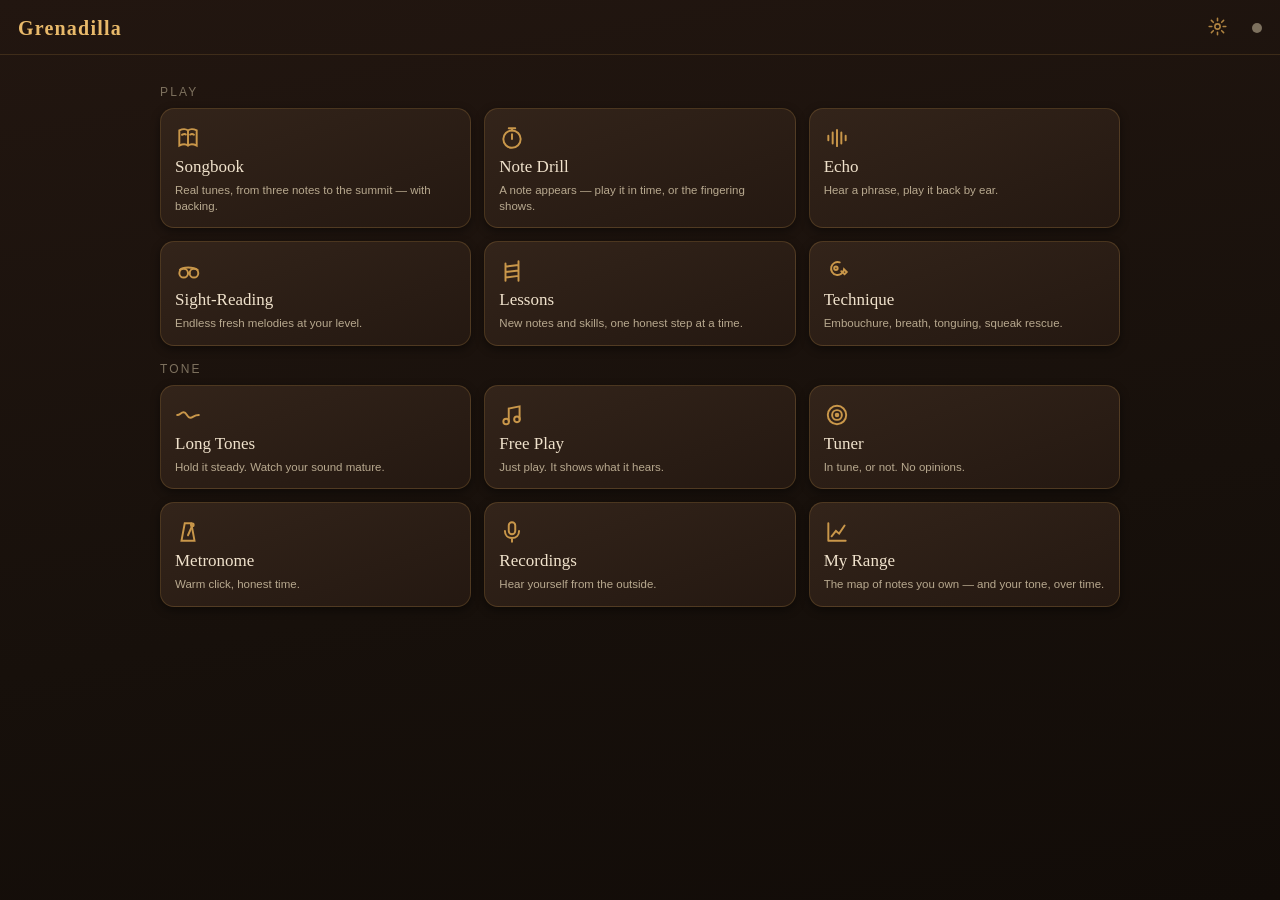
<file: index.html>
<!DOCTYPE html>
<html lang="en">
<head>
  <meta charset="UTF-8">
  <meta name="viewport" content="width=device-width, initial-scale=1, viewport-fit=cover">
  <title>Grenadilla</title>
  <meta name="description" content="Learn the clarinet. It listens.">
  <meta name="theme-color" content="#17100b">
  <meta name="color-scheme" content="dark">
  <meta name="mobile-web-app-capable" content="yes">
  <meta name="apple-mobile-web-app-capable" content="yes">
  <meta name="apple-mobile-web-app-status-bar-style" content="black-translucent">
  <link rel="manifest" href="manifest.json">
  <link rel="apple-touch-icon" href="icons/icon-180.png">
  <link rel="icon" href="icons/icon-180.png">
  <script>if (/android/i.test(navigator.userAgent)) document.documentElement.classList.add('android');</script>
  <link rel="stylesheet" href="css/main.css?v=12">
</head>
<body>
  <div id="app">
    <header id="topbar">
      <button class="back-btn" id="btn-back">‹ Back</button>
      <h1>Grenadilla</h1>
      <span class="sub" id="screen-title"></span>
      <span class="spacer"></span>
      <button id="btn-settings" data-nav="settings" title="Settings" aria-label="Settings" style="padding:6px 10px;opacity:0.85"><svg viewBox="0 0 24 24" width="21" height="21" fill="none" stroke="#c9974a" stroke-width="1.8" stroke-linecap="round"><circle cx="12" cy="12" r="3"/><path d="M12 2.5 L12 5.5 M12 18.5 L12 21.5 M2.5 12 L5.5 12 M18.5 12 L21.5 12 M5 5 L7.2 7.2 M16.8 16.8 L19 19 M19 5 L16.8 7.2 M7.2 16.8 L5 19"/></svg></button>
      <div id="mic-dot" title="microphone"></div>
    </header>

    <main id="screens" style="display:flex;flex-direction:column;flex:1;min-height:0;">
      <section class="screen" id="screen-home">
        <div class="home-section">Play</div>
        <div class="home-grid">
          <button class="menu-card" data-nav="songbook">
            <span class="icon"><svg viewBox="0 0 24 24" width="26" height="26" fill="none" stroke="#c9974a" stroke-width="1.8" stroke-linecap="round"><path d="M4 5 C7 3.5 10 3.5 12 5 C14 3.5 17 3.5 20 5 L20 19 C17 17.5 14 17.5 12 19 C10 17.5 7 17.5 4 19 Z"/><path d="M12 5 L12 19"/><path d="M6.5 9 C8 8.3 9.5 8.3 10 8.8 M14 8.8 C15 8.3 16.5 8.3 17.5 9"/></svg></span><span class="name">Songbook</span>
            <span class="desc">Real tunes, from three notes to the summit — with backing.</span>
          </button>
          <button class="menu-card" data-nav="drill">
            <span class="icon"><svg viewBox="0 0 24 24" width="26" height="26" fill="none" stroke="#c9974a" stroke-width="1.8" stroke-linecap="round"><circle cx="12" cy="13" r="8"/><path d="M12 13 L12 8.5 M12 5 L12 3 M9 3 L15 3"/></svg></span><span class="name">Note Drill</span>
            <span class="desc">A note appears — play it in time, or the fingering shows.</span>
          </button>
          <button class="menu-card" data-nav="echo">
            <span class="icon"><svg viewBox="0 0 24 24" width="26" height="26" fill="none" stroke="#c9974a" stroke-width="1.8" stroke-linecap="round"><path d="M4 10 L4 14 M8 7 L8 17 M12 4.5 L12 19.5 M16 7 L16 17 M20 10 L20 14"/></svg></span><span class="name">Echo</span>
            <span class="desc">Hear a phrase, play it back by ear.</span>
          </button>
          <button class="menu-card" data-nav="sightread">
            <span class="icon"><svg viewBox="0 0 24 24" width="26" height="26" fill="none" stroke="#c9974a" stroke-width="1.8" stroke-linecap="round"><circle cx="8" cy="14" r="4"/><circle cx="17.5" cy="14" r="4"/><path d="M12 14 L13.5 14 M4.5 11 C7 8 17 8 21 11"/></svg></span><span class="name">Sight-Reading</span>
            <span class="desc">Endless fresh melodies at your level.</span>
          </button>
          <button class="menu-card" data-nav="lessons">
            <span class="icon"><svg viewBox="0 0 24 24" width="26" height="26" fill="none" stroke="#c9974a" stroke-width="1.8" stroke-linecap="round"><path d="M6 21 L6 5 M18 21 L18 3 M6 8 L18 6.5 M6 13 L18 11.5 M6 18 L18 16.5"/></svg></span><span class="name">Lessons</span>
            <span class="desc">New notes and skills, one honest step at a time.</span>
          </button>
          <button class="menu-card" data-nav="technique">
            <span class="icon"><svg viewBox="0 0 24 24" width="26" height="26" fill="none" stroke="#c9974a" stroke-width="1.8" stroke-linecap="round"><path d="M14.5 4 A6 6 0 1 0 18.5 10.5 L21 13 L19 15 L16 12.2"/><circle cx="11" cy="9.5" r="1.6"/></svg></span><span class="name">Technique</span>
            <span class="desc">Embouchure, breath, tonguing, squeak rescue.</span>
          </button>
        </div>
        <div class="home-section">Tone</div>
        <div class="home-grid">
          <button class="menu-card" data-nav="longtone">
            <span class="icon"><svg viewBox="0 0 24 24" width="26" height="26" fill="none" stroke="#c9974a" stroke-width="1.8" stroke-linecap="round"><path d="M2 12 C5 12 5 9.5 8 9.5 C11 9.5 11 14.5 14 14.5 C17 14.5 17 12 22 12"/></svg></span><span class="name">Long Tones</span>
            <span class="desc">Hold it steady. Watch your sound mature.</span>
          </button>
          <button class="menu-card" data-nav="freeplay">
            <span class="icon"><svg viewBox="0 0 24 24" width="26" height="26" fill="none" stroke="#c9974a" stroke-width="1.8" stroke-linecap="round"><path d="M9 18 L9 6 L19 4 L19 16"/><circle cx="6.6" cy="18" r="2.6"/><circle cx="16.6" cy="16" r="2.6"/></svg></span><span class="name">Free Play</span>
            <span class="desc">Just play. It shows what it hears.</span>
          </button>
          <button class="menu-card" data-nav="tuner">
            <span class="icon"><svg viewBox="0 0 24 24" width="26" height="26" fill="none" stroke="#c9974a" stroke-width="1.8" stroke-linecap="round"><circle cx="12" cy="12" r="8.5"/><circle cx="12" cy="12" r="4.5"/><circle cx="12" cy="12" r="1.2" fill="#c9974a"/></svg></span><span class="name">Tuner</span>
            <span class="desc">In tune, or not. No opinions.</span>
          </button>
          <button class="menu-card" data-nav="metronome">
            <span class="icon"><svg viewBox="0 0 24 24" width="26" height="26" fill="none" stroke="#c9974a" stroke-width="1.8" stroke-linecap="round"><path d="M9 4 L15 4 L18 20 L6 20 Z"/><path d="M12 15 L16 6"/><circle cx="16" cy="5.5" r="1.3"/></svg></span><span class="name">Metronome</span>
            <span class="desc">Warm click, honest time.</span>
          </button>
          <button class="menu-card" data-nav="recordings">
            <span class="icon"><svg viewBox="0 0 24 24" width="26" height="26" fill="none" stroke="#c9974a" stroke-width="1.8" stroke-linecap="round"><rect x="9" y="3" width="6" height="11" rx="3"/><path d="M5.5 11 C5.5 15 8 17.5 12 17.5 C16 17.5 18.5 15 18.5 11 M12 17.5 L12 21"/></svg></span><span class="name">Recordings</span>
            <span class="desc">Hear yourself from the outside.</span>
          </button>
          <button class="menu-card" data-nav="stats">
            <span class="icon"><svg viewBox="0 0 24 24" width="26" height="26" fill="none" stroke="#c9974a" stroke-width="1.8" stroke-linecap="round"><path d="M4 20 L4 4 M4 20 L20 20"/><path d="M7 16 L11 11 L14 13.5 L19 6"/></svg></span><span class="name">My Range</span>
            <span class="desc">The map of notes you own — and your tone, over time.</span>
          </button>
        </div>
      </section>

      <section class="screen" id="screen-freeplay"></section>
      <section class="screen" id="screen-tuner"></section>
      <section class="screen" id="screen-metronome"></section>
      <section class="screen" id="screen-longtone"></section>
      <section class="screen" id="screen-drill"></section>
      <section class="screen" id="screen-lessons"></section>
      <section class="screen" id="screen-songbook"></section>
      <section class="screen" id="screen-songplay"></section>
      <section class="screen" id="screen-echo"></section>
      <section class="screen" id="screen-sightread"></section>
      <section class="screen" id="screen-technique"></section>
      <section class="screen" id="screen-stats"></section>
      <section class="screen" id="screen-recordings"></section>
      <section class="screen" id="screen-settings"></section>
    </main>
  </div>

  <div id="mic-gate">
    <div class="panel">
      <div><svg viewBox="0 0 24 24" width="44" height="44" fill="none" stroke="#c9974a" stroke-width="1.8" stroke-linecap="round"><rect x="9" y="3" width="6" height="11" rx="3"/><path d="M5.5 11 C5.5 15 8 17.5 12 17.5 C16 17.5 18.5 15 18.5 11 M12 17.5 L12 21 M9 21 L15 21"/></svg></div>
      <h2 style="font-family:var(--serif);color:var(--brass-bright)">It needs to hear you</h2>
      <p class="hint" id="mic-gate-msg">Grenadilla listens to your clarinet to tell you what note you're playing and how in tune it is. Nothing is sent anywhere — it all stays on this device.</p>
      <button class="btn big" id="btn-mic-allow">Allow microphone</button>
      <button class="btn ghost" id="btn-mic-later">Not now</button>
    </div>
  </div>

  <div id="toast"></div>
  <div id="rotate-hint">Grenadilla plays best in landscape — turn the iPad sideways</div>

  <script type="module">
    import { boot } from './js/main.js?v=12';
    boot();
  </script>
  <noscript>Grenadilla needs JavaScript.</noscript>
  <!-- hub-stats visit counter -->
  <script>(function(){try{var A="grenadilla",K="hubdev",d=localStorage.getItem(K);if(!d){d=(self.crypto&&crypto.randomUUID?crypto.randomUUID():Date.now()+"."+Math.random().toString(36).slice(2));localStorage.setItem(K,d);}var u="https://hub-stats.mathiasjob.workers.dev/hit",b=JSON.stringify({app:A,d:d});if(navigator.sendBeacon){navigator.sendBeacon(u,b);}else{fetch(u,{method:"POST",body:b,keepalive:true,mode:"no-cors"});}}catch(e){}})();</script>
</body>
</html>
</file>
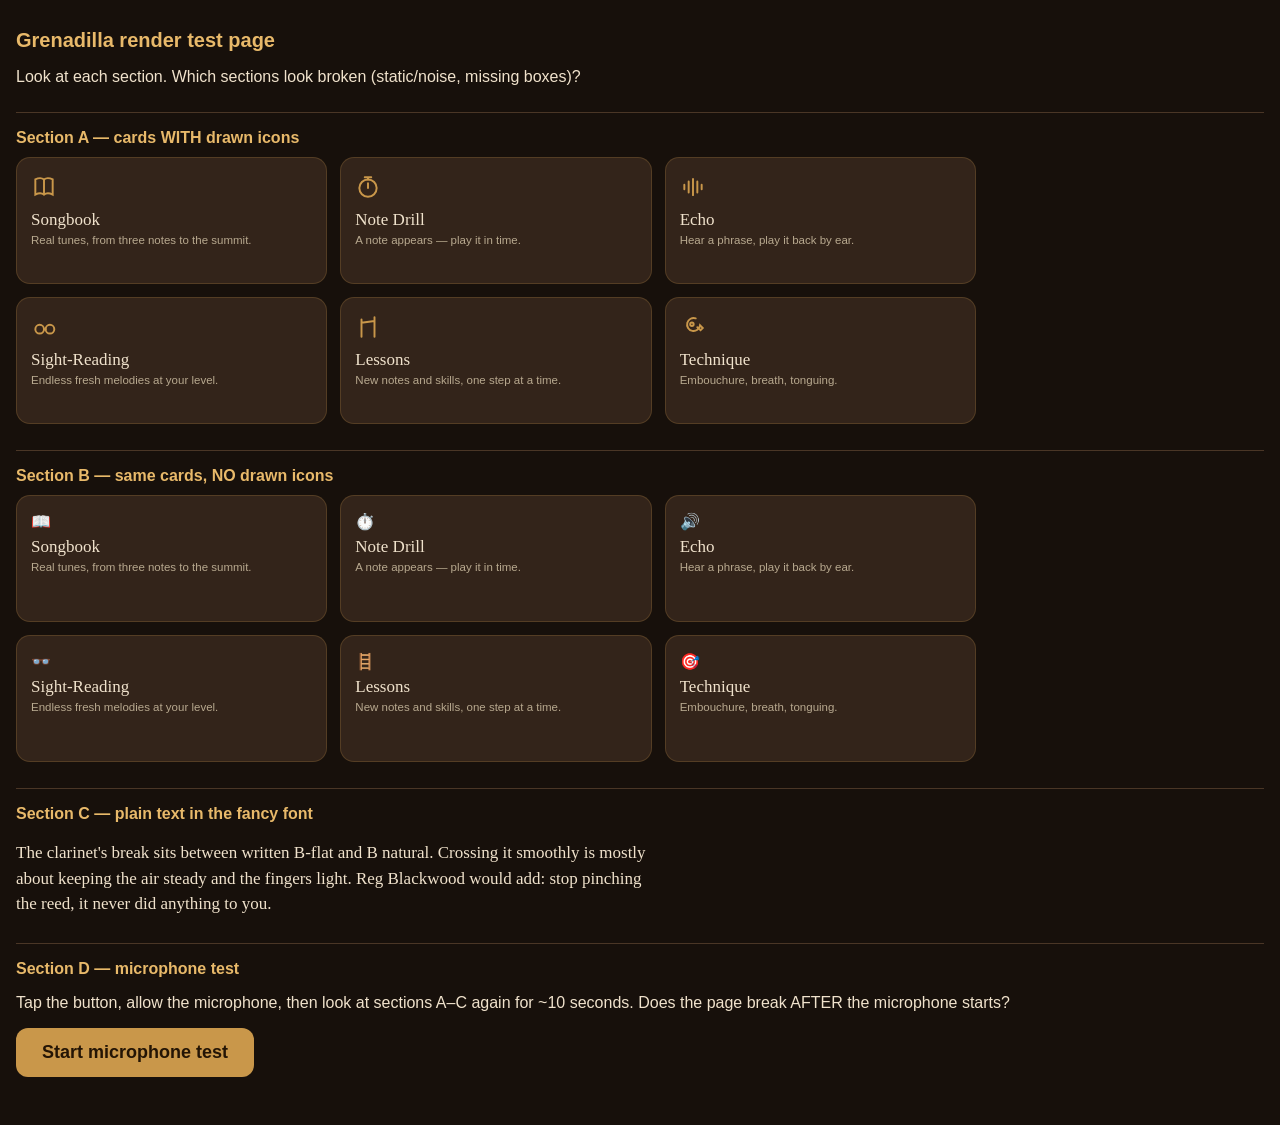
<file: test.html>
<!DOCTYPE html>
<html lang="en">
<head>
  <meta charset="UTF-8">
  <meta name="viewport" content="width=device-width, initial-scale=1">
  <meta name="color-scheme" content="dark">
  <title>Grenadilla render test</title>
  <style>
    :root { color-scheme: dark; }
    body { margin: 0; padding: 16px; background: #17100b; color: #f0e2cc;
           font-family: -apple-system, Roboto, sans-serif; }
    h1 { font-size: 20px; color: #e8b96a; }
    h2 { font-size: 16px; color: #e8b96a; margin: 26px 0 10px; border-top: 1px solid #4a3626; padding-top: 16px; }
    .grid { display: grid; grid-template-columns: repeat(3, minmax(0, 1fr)); gap: 13px; max-width: 960px; }
    .card { background: #33241a; border: 1px solid rgba(201,151,74,0.22); border-radius: 14px;
            padding: 16px 14px 13px; min-height: 96px; }
    .card .name { font-family: Georgia, serif; font-size: 17px; display: block; margin-top: 6px; }
    .card .desc { font-size: 11.5px; color: #b8a98f; display: block; margin-top: 4px; }
    .serif { font-family: Georgia, serif; font-size: 17px; max-width: 640px; line-height: 1.5; }
    button { font-size: 18px; padding: 14px 26px; border-radius: 12px; border: none;
             background: #c9974a; color: #241505; font-weight: 600; }
    #micstate { margin-top: 10px; font-size: 15px; color: #8fc97a; min-height: 22px; }
  </style>
</head>
<body>
  <h1>Grenadilla render test page</h1>
  <p>Look at each section. Which sections look broken (static/noise, missing boxes)?</p>

  <h2>Section A — cards WITH drawn icons</h2>
  <div class="grid">
    <div class="card"><svg viewBox="0 0 24 24" width="26" height="26" fill="none" stroke="#c9974a" stroke-width="1.8" stroke-linecap="round"><path d="M4 5 C7 3.5 10 3.5 12 5 C14 3.5 17 3.5 20 5 L20 19 C17 17.5 14 17.5 12 19 C10 17.5 7 17.5 4 19 Z"/><path d="M12 5 L12 19"/></svg><span class="name">Songbook</span><span class="desc">Real tunes, from three notes to the summit.</span></div>
    <div class="card"><svg viewBox="0 0 24 24" width="26" height="26" fill="none" stroke="#c9974a" stroke-width="1.8" stroke-linecap="round"><circle cx="12" cy="13" r="8"/><path d="M12 13 L12 8.5 M12 5 L12 3 M9 3 L15 3"/></svg><span class="name">Note Drill</span><span class="desc">A note appears — play it in time.</span></div>
    <div class="card"><svg viewBox="0 0 24 24" width="26" height="26" fill="none" stroke="#c9974a" stroke-width="1.8" stroke-linecap="round"><path d="M4 10 L4 14 M8 7 L8 17 M12 4.5 L12 19.5 M16 7 L16 17 M20 10 L20 14"/></svg><span class="name">Echo</span><span class="desc">Hear a phrase, play it back by ear.</span></div>
    <div class="card"><svg viewBox="0 0 24 24" width="26" height="26" fill="none" stroke="#c9974a" stroke-width="1.8" stroke-linecap="round"><circle cx="8" cy="14" r="4"/><circle cx="17.5" cy="14" r="4"/><path d="M12 14 L13.5 14"/></svg><span class="name">Sight-Reading</span><span class="desc">Endless fresh melodies at your level.</span></div>
    <div class="card"><svg viewBox="0 0 24 24" width="26" height="26" fill="none" stroke="#c9974a" stroke-width="1.8" stroke-linecap="round"><path d="M6 21 L6 5 M18 21 L18 3 M6 8 L18 6.5"/></svg><span class="name">Lessons</span><span class="desc">New notes and skills, one step at a time.</span></div>
    <div class="card"><svg viewBox="0 0 24 24" width="26" height="26" fill="none" stroke="#c9974a" stroke-width="1.8" stroke-linecap="round"><path d="M14.5 4 A6 6 0 1 0 18.5 10.5 L21 13 L19 15 L16 12.2"/><circle cx="11" cy="9.5" r="1.6"/></svg><span class="name">Technique</span><span class="desc">Embouchure, breath, tonguing.</span></div>
  </div>

  <h2>Section B — same cards, NO drawn icons</h2>
  <div class="grid">
    <div class="card">📖<span class="name">Songbook</span><span class="desc">Real tunes, from three notes to the summit.</span></div>
    <div class="card">⏱️<span class="name">Note Drill</span><span class="desc">A note appears — play it in time.</span></div>
    <div class="card">🔊<span class="name">Echo</span><span class="desc">Hear a phrase, play it back by ear.</span></div>
    <div class="card">👓<span class="name">Sight-Reading</span><span class="desc">Endless fresh melodies at your level.</span></div>
    <div class="card">🪜<span class="name">Lessons</span><span class="desc">New notes and skills, one step at a time.</span></div>
    <div class="card">🎯<span class="name">Technique</span><span class="desc">Embouchure, breath, tonguing.</span></div>
  </div>

  <h2>Section C — plain text in the fancy font</h2>
  <p class="serif">The clarinet's break sits between written B-flat and B natural. Crossing it smoothly
  is mostly about keeping the air steady and the fingers light. Reg Blackwood would add: stop
  pinching the reed, it never did anything to you.</p>

  <h2>Section D — microphone test</h2>
  <p>Tap the button, allow the microphone, then look at sections A–C again for ~10 seconds.
  Does the page break AFTER the microphone starts?</p>
  <button id="micbtn">Start microphone test</button>
  <div id="micstate"></div>

  <script>
    document.getElementById('micbtn').addEventListener('click', async () => {
      const state = document.getElementById('micstate');
      try {
        const stream = await navigator.mediaDevices.getUserMedia({ audio: { echoCancellation: false, noiseSuppression: false, autoGainControl: false } });
        const ctx = new (window.AudioContext || window.webkitAudioContext)();
        const src = ctx.createMediaStreamSource(stream);
        const analyser = ctx.createAnalyser();
        analyser.fftSize = 2048;
        src.connect(analyser);
        const buf = new Float32Array(analyser.fftSize);
        let frames = 0;
        (function loop() {
          analyser.getFloatTimeDomainData(buf);
          let rms = 0; for (let i = 0; i < buf.length; i++) rms += buf[i] * buf[i];
          rms = Math.sqrt(rms / buf.length);
          frames++;
          if (frames % 30 === 0) state.textContent = 'Microphone RUNNING · level ' + rms.toFixed(3) + ' · now check sections A–C';
          requestAnimationFrame(loop);
        })();
        state.textContent = 'Microphone RUNNING — now look at sections A–C';
      } catch (e) {
        state.textContent = 'Microphone failed: ' + e.name;
      }
    });
  </script>
</body>
</html>
</file>
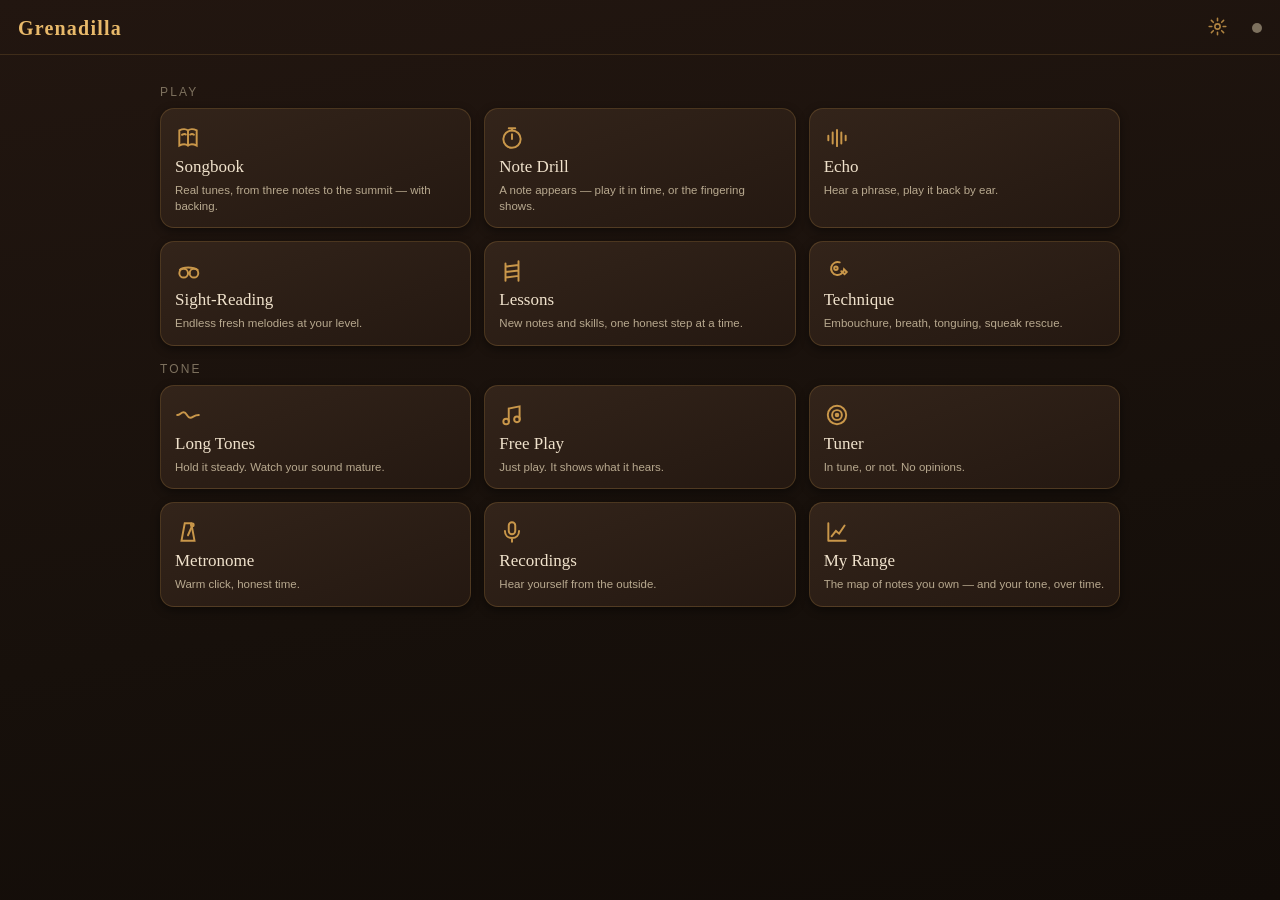
<file: test2.html>
<!DOCTYPE html>
<html lang="en">
<head>
  <meta charset="UTF-8">
  <meta name="viewport" content="width=device-width, initial-scale=1, viewport-fit=cover">
  <title>Grenadilla static test</title>
  <meta name="description" content="Learn the clarinet. It listens.">
  <meta name="theme-color" content="#17100b">
  <meta name="color-scheme" content="dark">
  <meta name="mobile-web-app-capable" content="yes">
  <meta name="apple-mobile-web-app-capable" content="yes">
  <meta name="apple-mobile-web-app-status-bar-style" content="black-translucent">
  <link rel="manifest" href="manifest.json">
  <link rel="apple-touch-icon" href="icons/icon-180.png">
  <link rel="icon" href="icons/icon-180.png">
  <script>if (/android/i.test(navigator.userAgent)) document.documentElement.classList.add('android');</script>
  <link rel="stylesheet" href="css/main.css?v=12">
  <style>#screen-home{display:flex}</style>
</head>
<body>
  <div id="app">
    <header id="topbar">
      <button class="back-btn" id="btn-back">‹ Back</button>
      <h1>Grenadilla</h1>
      <span class="sub" id="screen-title"></span>
      <span class="spacer"></span>
      <button id="btn-settings" data-nav="settings" title="Settings" aria-label="Settings" style="padding:6px 10px;opacity:0.85"><svg viewBox="0 0 24 24" width="21" height="21" fill="none" stroke="#c9974a" stroke-width="1.8" stroke-linecap="round"><circle cx="12" cy="12" r="3"/><path d="M12 2.5 L12 5.5 M12 18.5 L12 21.5 M2.5 12 L5.5 12 M18.5 12 L21.5 12 M5 5 L7.2 7.2 M16.8 16.8 L19 19 M19 5 L16.8 7.2 M7.2 16.8 L5 19"/></svg></button>
      <div id="mic-dot" title="microphone"></div>
    </header>

    <main id="screens" style="display:flex;flex-direction:column;flex:1;min-height:0;">
      <section class="screen" id="screen-home">
        <div class="home-section">Play</div>
        <div class="home-grid">
          <button class="menu-card" data-nav="songbook">
            <span class="icon"><svg viewBox="0 0 24 24" width="26" height="26" fill="none" stroke="#c9974a" stroke-width="1.8" stroke-linecap="round"><path d="M4 5 C7 3.5 10 3.5 12 5 C14 3.5 17 3.5 20 5 L20 19 C17 17.5 14 17.5 12 19 C10 17.5 7 17.5 4 19 Z"/><path d="M12 5 L12 19"/><path d="M6.5 9 C8 8.3 9.5 8.3 10 8.8 M14 8.8 C15 8.3 16.5 8.3 17.5 9"/></svg></span><span class="name">Songbook</span>
            <span class="desc">Real tunes, from three notes to the summit — with backing.</span>
          </button>
          <button class="menu-card" data-nav="drill">
            <span class="icon"><svg viewBox="0 0 24 24" width="26" height="26" fill="none" stroke="#c9974a" stroke-width="1.8" stroke-linecap="round"><circle cx="12" cy="13" r="8"/><path d="M12 13 L12 8.5 M12 5 L12 3 M9 3 L15 3"/></svg></span><span class="name">Note Drill</span>
            <span class="desc">A note appears — play it in time, or the fingering shows.</span>
          </button>
          <button class="menu-card" data-nav="echo">
            <span class="icon"><svg viewBox="0 0 24 24" width="26" height="26" fill="none" stroke="#c9974a" stroke-width="1.8" stroke-linecap="round"><path d="M4 10 L4 14 M8 7 L8 17 M12 4.5 L12 19.5 M16 7 L16 17 M20 10 L20 14"/></svg></span><span class="name">Echo</span>
            <span class="desc">Hear a phrase, play it back by ear.</span>
          </button>
          <button class="menu-card" data-nav="sightread">
            <span class="icon"><svg viewBox="0 0 24 24" width="26" height="26" fill="none" stroke="#c9974a" stroke-width="1.8" stroke-linecap="round"><circle cx="8" cy="14" r="4"/><circle cx="17.5" cy="14" r="4"/><path d="M12 14 L13.5 14 M4.5 11 C7 8 17 8 21 11"/></svg></span><span class="name">Sight-Reading</span>
            <span class="desc">Endless fresh melodies at your level.</span>
          </button>
          <button class="menu-card" data-nav="lessons">
            <span class="icon"><svg viewBox="0 0 24 24" width="26" height="26" fill="none" stroke="#c9974a" stroke-width="1.8" stroke-linecap="round"><path d="M6 21 L6 5 M18 21 L18 3 M6 8 L18 6.5 M6 13 L18 11.5 M6 18 L18 16.5"/></svg></span><span class="name">Lessons</span>
            <span class="desc">New notes and skills, one honest step at a time.</span>
          </button>
          <button class="menu-card" data-nav="technique">
            <span class="icon"><svg viewBox="0 0 24 24" width="26" height="26" fill="none" stroke="#c9974a" stroke-width="1.8" stroke-linecap="round"><path d="M14.5 4 A6 6 0 1 0 18.5 10.5 L21 13 L19 15 L16 12.2"/><circle cx="11" cy="9.5" r="1.6"/></svg></span><span class="name">Technique</span>
            <span class="desc">Embouchure, breath, tonguing, squeak rescue.</span>
          </button>
        </div>
        <div class="home-section">Tone</div>
        <div class="home-grid">
          <button class="menu-card" data-nav="longtone">
            <span class="icon"><svg viewBox="0 0 24 24" width="26" height="26" fill="none" stroke="#c9974a" stroke-width="1.8" stroke-linecap="round"><path d="M2 12 C5 12 5 9.5 8 9.5 C11 9.5 11 14.5 14 14.5 C17 14.5 17 12 22 12"/></svg></span><span class="name">Long Tones</span>
            <span class="desc">Hold it steady. Watch your sound mature.</span>
          </button>
          <button class="menu-card" data-nav="freeplay">
            <span class="icon"><svg viewBox="0 0 24 24" width="26" height="26" fill="none" stroke="#c9974a" stroke-width="1.8" stroke-linecap="round"><path d="M9 18 L9 6 L19 4 L19 16"/><circle cx="6.6" cy="18" r="2.6"/><circle cx="16.6" cy="16" r="2.6"/></svg></span><span class="name">Free Play</span>
            <span class="desc">Just play. It shows what it hears.</span>
          </button>
          <button class="menu-card" data-nav="tuner">
            <span class="icon"><svg viewBox="0 0 24 24" width="26" height="26" fill="none" stroke="#c9974a" stroke-width="1.8" stroke-linecap="round"><circle cx="12" cy="12" r="8.5"/><circle cx="12" cy="12" r="4.5"/><circle cx="12" cy="12" r="1.2" fill="#c9974a"/></svg></span><span class="name">Tuner</span>
            <span class="desc">In tune, or not. No opinions.</span>
          </button>
          <button class="menu-card" data-nav="metronome">
            <span class="icon"><svg viewBox="0 0 24 24" width="26" height="26" fill="none" stroke="#c9974a" stroke-width="1.8" stroke-linecap="round"><path d="M9 4 L15 4 L18 20 L6 20 Z"/><path d="M12 15 L16 6"/><circle cx="16" cy="5.5" r="1.3"/></svg></span><span class="name">Metronome</span>
            <span class="desc">Warm click, honest time.</span>
          </button>
          <button class="menu-card" data-nav="recordings">
            <span class="icon"><svg viewBox="0 0 24 24" width="26" height="26" fill="none" stroke="#c9974a" stroke-width="1.8" stroke-linecap="round"><rect x="9" y="3" width="6" height="11" rx="3"/><path d="M5.5 11 C5.5 15 8 17.5 12 17.5 C16 17.5 18.5 15 18.5 11 M12 17.5 L12 21"/></svg></span><span class="name">Recordings</span>
            <span class="desc">Hear yourself from the outside.</span>
          </button>
          <button class="menu-card" data-nav="stats">
            <span class="icon"><svg viewBox="0 0 24 24" width="26" height="26" fill="none" stroke="#c9974a" stroke-width="1.8" stroke-linecap="round"><path d="M4 20 L4 4 M4 20 L20 20"/><path d="M7 16 L11 11 L14 13.5 L19 6"/></svg></span><span class="name">My Range</span>
            <span class="desc">The map of notes you own — and your tone, over time.</span>
          </button>
        </div>
      </section>

      <section class="screen" id="screen-freeplay"></section>
      <section class="screen" id="screen-tuner"></section>
      <section class="screen" id="screen-metronome"></section>
      <section class="screen" id="screen-longtone"></section>
      <section class="screen" id="screen-drill"></section>
      <section class="screen" id="screen-lessons"></section>
      <section class="screen" id="screen-songbook"></section>
      <section class="screen" id="screen-songplay"></section>
      <section class="screen" id="screen-echo"></section>
      <section class="screen" id="screen-sightread"></section>
      <section class="screen" id="screen-technique"></section>
      <section class="screen" id="screen-stats"></section>
      <section class="screen" id="screen-recordings"></section>
      <section class="screen" id="screen-settings"></section>
    </main>
  </div>

  <div id="mic-gate">
    <div class="panel">
      <div><svg viewBox="0 0 24 24" width="44" height="44" fill="none" stroke="#c9974a" stroke-width="1.8" stroke-linecap="round"><rect x="9" y="3" width="6" height="11" rx="3"/><path d="M5.5 11 C5.5 15 8 17.5 12 17.5 C16 17.5 18.5 15 18.5 11 M12 17.5 L12 21 M9 21 L15 21"/></svg></div>
      <h2 style="font-family:var(--serif);color:var(--brass-bright)">It needs to hear you</h2>
      <p class="hint" id="mic-gate-msg">Grenadilla listens to your clarinet to tell you what note you're playing and how in tune it is. Nothing is sent anywhere — it all stays on this device.</p>
      <button class="btn big" id="btn-mic-allow">Allow microphone</button>
      <button class="btn ghost" id="btn-mic-later">Not now</button>
    </div>
  </div>

  <div id="toast"></div>
  <div id="rotate-hint">Grenadilla plays best in landscape — turn the iPad sideways</div>

  <noscript>Grenadilla needs JavaScript.</noscript>
</body>
</html>
</file>
<file: css/main.css>
/* Grenadilla — warm jazz-club design system.
   Palette: grenadilla wood blacks/browns, brass, aged cream. iPad landscape first. */
:root {
  color-scheme: dark; /* tell Samsung Internet/Chrome force-dark the page is already dark — don't re-invert */
  --wood-deep: #17100b;
  --wood: #241811;
  --wood-warm: #33241a;
  --wood-edge: #4a3626;
  --brass: #c9974a;
  --brass-bright: #e8b96a;
  --brass-dim: #8a6a38;
  --cream: #f0e2cc;
  --cream-dim: #b8a98f;
  --cream-faint: #7d715e;
  --good: #7fb069;
  --warn: #d9a44a;
  --bad: #c4553d;
  --intune: #8fc97a;
  --shadow: rgba(0, 0, 0, 0.45);
  --radius: 14px;
  --serif: Georgia, 'Times New Roman', serif;
  --sans: -apple-system, BlinkMacSystemFont, 'Segoe UI', Roboto, sans-serif;
}

* { box-sizing: border-box; margin: 0; padding: 0; }

html, body {
  height: 100vh;
  height: 100svh;
  overflow: hidden;
  background: var(--wood-deep);
  color: var(--cream);
  font-family: var(--sans);
  -webkit-text-size-adjust: 100%;
}

body {
  background: linear-gradient(170deg, #221610 0%, var(--wood-deep) 60%, #120c08 100%);
}

button {
  font-family: inherit;
  color: inherit;
  background: none;
  border: none;
  cursor: pointer;
  touch-action: manipulation;
  -webkit-tap-highlight-color: transparent;
  user-select: none;
  -webkit-user-select: none;
}

#app {
  height: 100vh;
  height: 100svh;
  display: flex;
  flex-direction: column;
  padding: env(safe-area-inset-top) env(safe-area-inset-right) env(safe-area-inset-bottom) env(safe-area-inset-left);
}

/* ---------- screens ---------- */
.screen { display: none; flex: 1; min-height: 0; flex-direction: column; }
.screen.active { display: flex; }

/* ---------- top bar ---------- */
#topbar {
  display: flex;
  align-items: center;
  gap: 14px;
  padding: 10px 18px 8px;
  border-bottom: 1px solid rgba(201, 151, 74, 0.18);
}
#topbar .back-btn {
  font-size: 17px;
  color: var(--brass);
  padding: 8px 14px 8px 6px;
  display: none;
}
#topbar.has-back .back-btn { display: block; }
#topbar h1 {
  font-family: var(--serif);
  font-size: 20px;
  font-weight: 600;
  letter-spacing: 0.06em;
  color: var(--brass-bright);
}
#topbar .sub { font-size: 12px; color: var(--cream-faint); letter-spacing: 0.14em; text-transform: uppercase; }
#topbar .spacer { flex: 1; }
#mic-dot {
  width: 10px; height: 10px; border-radius: 50%;
  background: var(--cream-faint); transition: background 0.3s, box-shadow 0.3s;
}
#mic-dot.live { background: var(--good); box-shadow: 0 0 8px rgba(127, 176, 105, 0.7); }
#mic-dot.err { background: var(--bad); }

/* ---------- home menu ---------- */
#screen-home { padding: 14px 24px 20px; overflow-y: auto; }
.home-grid {
  display: grid;
  grid-template-columns: repeat(3, minmax(0, 1fr));
  gap: 13px;
  max-width: 960px;
  margin: 0 auto;
  width: 100%;
}
.menu-card {
  background: linear-gradient(160deg, var(--wood-warm), var(--wood));
  border: 1px solid rgba(201, 151, 74, 0.22);
  border-radius: var(--radius);
  padding: 16px 14px 13px;
  text-align: left;
  box-shadow: 0 3px 10px var(--shadow);
  transition: transform 0.12s, border-color 0.2s;
  min-height: 96px;
  display: flex;
  flex-direction: column;
  gap: 6px;
}
.menu-card:active { transform: scale(0.97); border-color: var(--brass); }
.menu-card .icon { line-height: 0; height: 26px; }
.menu-card .icon svg { width: 26px; height: 26px; display: block; }
.menu-card .name { font-family: var(--serif); font-size: 17px; color: var(--cream); }
.menu-card .desc { font-size: 11.5px; color: var(--cream-dim); line-height: 1.35; }
.menu-card.wide { grid-column: span 2; }
.home-section {
  max-width: 960px; margin: 16px auto 9px; width: 100%;
  font-size: 12px; letter-spacing: 0.18em; text-transform: uppercase; color: var(--cream-faint);
}

/* ---------- shared big note display ---------- */
.big-note {
  font-family: var(--serif);
  font-size: clamp(90px, 22vh, 180px);
  line-height: 1;
  text-align: center;
  color: var(--cream);
  font-variant-numeric: tabular-nums;
}
.big-note .oct { font-size: 0.45em; color: var(--cream-dim); }

/* ---------- tuner needle / cents bar ---------- */
.cents-meter { width: min(640px, 86%); margin: 0 auto; }
.cents-track {
  position: relative; height: 46px; border-radius: 23px;
  background: linear-gradient(90deg, rgba(196, 85, 61, 0.35), rgba(143, 201, 122, 0.3) 42%, rgba(143, 201, 122, 0.3) 58%, rgba(196, 85, 61, 0.35));
  border: 1px solid rgba(201, 151, 74, 0.25);
}
.cents-track .center-line {
  position: absolute; left: 50%; top: 6px; bottom: 6px; width: 2px;
  background: var(--brass); transform: translateX(-50%);
}
.cents-needle {
  position: absolute; top: 4px; bottom: 4px; width: 12px; border-radius: 6px;
  background: var(--cream); left: 50%; transform: translateX(-50%);
  transition: left 0.09s linear, background 0.2s;
  box-shadow: 0 0 10px var(--shadow);
}
.cents-needle.in-tune { background: var(--intune); box-shadow: 0 0 14px rgba(143, 201, 122, 0.8); }
.cents-labels { display: flex; justify-content: space-between; font-size: 12px; color: var(--cream-faint); padding: 6px 4px 0; }

/* ---------- generic panels & buttons ---------- */
.panel {
  background: linear-gradient(160deg, var(--wood-warm), var(--wood));
  border: 1px solid rgba(201, 151, 74, 0.2);
  border-radius: var(--radius);
  padding: 16px;
  box-shadow: 0 3px 10px var(--shadow);
}
.btn {
  display: inline-flex; align-items: center; justify-content: center; gap: 8px;
  background: linear-gradient(170deg, var(--brass), var(--brass-dim));
  color: #241505;
  font-size: 17px; font-weight: 600;
  padding: 13px 26px; border-radius: 12px;
  box-shadow: 0 3px 8px var(--shadow);
  transition: transform 0.1s;
}
.btn:active { transform: scale(0.96); }
.btn.ghost {
  background: none; color: var(--brass);
  border: 1px solid rgba(201, 151, 74, 0.4);
  box-shadow: none;
}
.btn.big { font-size: 20px; padding: 16px 34px; }
.btn:disabled { opacity: 0.4; pointer-events: none; }

.center-col {
  flex: 1; min-height: 0;
  display: flex; flex-direction: column;
  align-items: center; justify-content: center;
  gap: 3vh; padding: 16px;
}

.hint { font-size: 14px; color: var(--cream-dim); text-align: center; max-width: 520px; line-height: 1.5; }
.label-sm { font-size: 12px; letter-spacing: 0.15em; text-transform: uppercase; color: var(--cream-faint); }

/* ---------- mic permission overlay ---------- */
#mic-gate {
  position: fixed; inset: 0; z-index: 60;
  background: rgba(15, 10, 6, 0.92);
  display: none; align-items: center; justify-content: center; padding: 24px;
}
#mic-gate.show { display: flex; }
#mic-gate .panel { max-width: 460px; text-align: center; display: flex; flex-direction: column; gap: 16px; align-items: center; }

/* ---------- toast ---------- */
#toast {
  position: fixed; bottom: max(18px, env(safe-area-inset-bottom)); left: 50%;
  transform: translateX(-50%) translateY(120%);
  opacity: 0; visibility: hidden;
  background: var(--wood-warm); color: var(--cream);
  border: 1px solid rgba(201, 151, 74, 0.4);
  padding: 12px 22px; border-radius: 12px; font-size: 15px;
  transition: transform 0.3s, opacity 0.3s, visibility 0s 0.3s; z-index: 70; max-width: 80vw; text-align: center;
}
#toast.show {
  transform: translateX(-50%) translateY(0);
  opacity: 1; visibility: visible;
  transition: transform 0.3s, opacity 0.3s;
}

@media (max-width: 740px) {
  .home-grid { grid-template-columns: repeat(2, minmax(0, 1fr)); }
}

/* ---------- Reg Blackwood ---------- */
#reg-stage { position: fixed; inset: 0; z-index: 50; display: none; pointer-events: none; }
#reg-stage.show { display: block; }
#reg-scrim { position: absolute; inset: 0; background: rgba(10, 6, 3, 0.55); pointer-events: auto; }
#reg-holder {
  position: absolute; left: 24px; bottom: max(16px, env(safe-area-inset-bottom));
  display: flex; align-items: flex-end; gap: 18px; pointer-events: auto;
  transition: transform 0.52s cubic-bezier(0.22, 0.61, 0.36, 1), opacity 0.52s ease-out;
}
#reg-holder.reg-enter-start { transform: translateY(46px); opacity: 0; }
#reg-holder.reg-exit { transform: translateY(20px); opacity: 0; transition: 0.38s ease-in; }
#reg-speech {
  max-width: min(520px, 55vw); background: linear-gradient(160deg, var(--wood-warm), var(--wood));
  border: 1px solid rgba(201, 151, 74, 0.35); border-radius: 14px 14px 14px 4px;
  padding: 18px 22px; margin-bottom: 60px; box-shadow: 0 6px 22px var(--shadow);
}
#reg-text { font-family: var(--serif); font-size: 19px; line-height: 1.5; color: var(--cream); min-height: 30px; }
#reg-sign { margin-top: 10px; font-size: 12.5px; letter-spacing: 0.12em; color: var(--brass); text-align: right; }
#reg-dismiss { position: absolute; right: -6px; top: -6px; font-size: 20px; padding: 4px 12px; }

/* rig animation states */
#reg-chest { transform-origin: 50% 100%; animation: reg-breath 3.6s ease-in-out infinite; }
@keyframes reg-breath { 0%, 100% { transform: scaleY(1); } 50% { transform: scaleY(1.025) translateY(-1px); } }
#reg-eye-l, #reg-eye-r { transform-origin: center; transform-box: fill-box; }
.blink #reg-eye-l, .blink #reg-eye-r { animation: reg-blink 0.14s ease-in-out; }
@keyframes reg-blink { 0%, 100% { transform: scaleY(1); } 45% { transform: scaleY(0.08); } }
#reg-head { transform-origin: 150px 148px; transition: transform 0.4s ease-out; }
.listening #reg-head { transform: rotate(-6deg); }
#reg-foot { transform-origin: 132px 282px; transition: transform 0.09s ease-out; }
.tap #reg-foot { transform: rotate(-13deg) translateY(-3px); }
#reg-brows { transition: transform 0.22s ease-out; }
.brow #reg-brows { transform: translateY(-7px); }
.shake #reg-head { animation: reg-shake 1.5s ease-in-out; }
@keyframes reg-shake {
  0% { transform: rotate(0); } 18% { transform: rotate(-7deg); } 45% { transform: rotate(6deg); }
  72% { transform: rotate(-5deg); } 100% { transform: rotate(0); }
}
.nod #reg-head { animation: reg-nod 0.7s ease-out; }
@keyframes reg-nod { 0% { transform: rotate(0); } 40% { transform: rotate(7deg); } 100% { transform: rotate(0); } }
.nod-deep #reg-head { animation: reg-nod-deep 1.4s ease-in-out; }
.nod-deep #reg-brows { transform: translateY(-5px); }
.nod-deep #reg-mouth { transform: translateY(-1px) scaleX(1.04); transform-box: fill-box; transform-origin: center; }
@keyframes reg-nod-deep {
  0% { transform: rotate(0); } 22% { transform: rotate(9deg); } 40% { transform: rotate(3deg); }
  62% { transform: rotate(8deg); } 100% { transform: rotate(1deg); }
}
@media (prefers-reduced-motion: reduce) {
  #reg-chest, .blink #reg-eye-l, .blink #reg-eye-r, .shake #reg-head, .nod #reg-head, .nod-deep #reg-head { animation: none; }
  #reg-holder { transition: opacity 0.3s; }
}

/* portrait hint — the app is designed landscape */
#rotate-hint { display: none; }
@media (orientation: portrait) and (max-width: 900px) {
  #rotate-hint {
    display: flex; position: fixed; top: 0; left: 0; right: 0; z-index: 40;
    justify-content: center; padding: 8px;
    background: rgba(201, 151, 74, 0.14); color: var(--brass-bright);
    font-size: 13px; letter-spacing: 0.06em;
  }
}

/* ---------- Android safe mode ----------
   Mathias's Samsung tablet corrupts Grenadilla's raster tiles (static bands,
   ghost/missing cards — photos 2026-07-09/10) while his other apps render fine.
   v8's gentle flattening didn't cure it, so this is the blunt version: no
   gradients, shadows, transitions or animations anywhere on Android. Solid
   colors and text only. The html.android class is set by an inline script in
   index.html <head>. */
html.android *,
html.android *::before,
html.android *::after {
  background-image: none !important;
  box-shadow: none !important;
  text-shadow: none !important;
  transition: none !important;
  animation: none !important;
}
html.android body { background-color: var(--wood-deep); }
html.android .menu-card,
html.android .panel,
html.android #reg-speech { background-color: var(--wood-warm); }
html.android .btn { background-color: var(--brass); }
html.android .btn.ghost { background-color: transparent; }
html.android .cents-track { background-color: rgba(201, 151, 74, 0.08); }
html.android .menu-card:active { transform: none; }
/* THE key fix (v10): scrollable areas become their own composited layer on
   Android; when that layer is transparent this tablet's GPU shows
   uninitialized-memory static in the gaps between elements (Settings — which
   doesn't scroll — rendered fine, home — which scrolls — glitched). An opaque
   background on every scroller removes the alpha blending entirely.
   Mode screens create scrollers as inline styles, hence the [style*=] hooks. */
html.android .screen,
html.android [style*="overflow-y:auto"] { background-color: var(--wood-deep); }
html.android [style*="overflow-x:auto"] { background-color: #100a06; }
/* v11: opaque wasn't enough — the ghost cards mean the scroller's raster
   tiles themselves get shuffled. The Bording Hub (root scroll, no inner
   scroller) renders fine on the same tablet, so: no inner scroller for home
   at all on Android. Home fits a tablet viewport; only short screens
   (phones) keep the scroller and its risk. */
html.android #screen-home { overflow-y: visible; }
@media (max-height: 600px) {
  html.android #screen-home { overflow-y: auto; }
}
/* v12: full Hub-parity on Android. Mathias's tablet can't update its browser
   engine further and still corrupts the fixed-height app shell, while the
   Bording Hub (a normal-flow document that scrolls at the root) renders
   perfectly on the same engine. So on Android the shell becomes a normal
   document: the page itself scrolls, no fixed-height traps anywhere. */
html.android,
html.android body { height: auto; min-height: 100vh; overflow: visible; }
html.android #app { height: auto; min-height: 100vh; }
</file>
